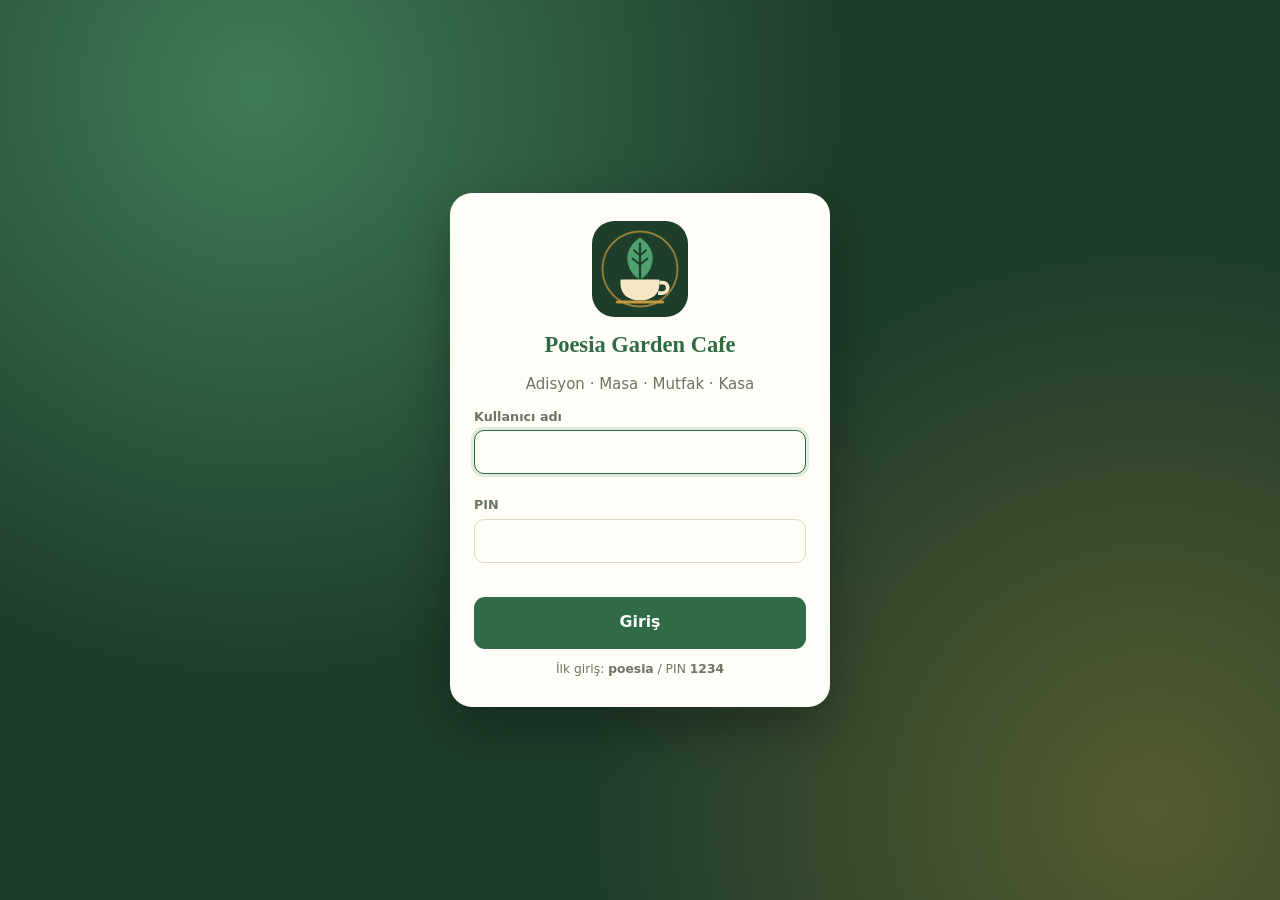
<file: index.html>
<!doctype html>
<html lang="tr">
<head>
  <meta charset="utf-8" />
  <meta name="viewport" content="width=device-width,initial-scale=1,viewport-fit=cover" />
  <meta name="theme-color" content="#1f3d2b" />
  <meta name="mobile-web-app-capable" content="yes" />
  <meta name="description" content="Poesia Garden Cafe — masa ve adisyon, mutfak & bar ekranı, paket servis, rezervasyon, kasa ve raporlar" />
  <title>Poesia Garden Cafe</title>
  <link rel="manifest" href="manifest.webmanifest" />
  <link rel="icon" type="image/svg+xml" href="icons/logo.svg" />
  <link rel="apple-touch-icon" href="icons/icon-192.png" />
  <link rel="stylesheet" href="styles.css?v=100" />
</head>
<body>
  <div id="login" class="login" hidden>
    <form id="loginForm" class="login-card" autocomplete="on">
      <img src="icons/logo.svg" width="96" height="96" alt="" />
      <h1 id="loginTitle">Poesia Garden Cafe</h1>
      <p class="muted">Adisyon · Masa · Mutfak · Kasa</p>
      <label class="field"><span>Kullanıcı adı</span><input id="loginUser" autocomplete="username" autocapitalize="none" required /></label>
      <label class="field"><span>PIN</span><input id="loginPin" type="password" inputmode="numeric" autocomplete="current-password" required /></label>
      <p id="loginErr" class="danger-text"></p>
      <button class="btn primary wide big">Giriş</button>
      <small id="loginHint" class="muted">İlk giriş: <b>poesia</b> / PIN <b>1234</b></small>
    </form>
  </div>

  <div id="app" class="app" hidden>
    <aside class="side">
      <div class="brand">
        <img src="icons/logo.svg" width="40" height="40" alt="" />
        <div><strong id="brandName">Poesia Garden Cafe</strong><span>Adisyon & Kasa</span></div>
      </div>
      <nav id="nav"></nav>
      <div class="side-foot">
        <div class="user-chip"><span id="userInitials">P</span><div><b id="userName"></b><small id="userRole"></small></div></div>
        <div class="row-gap"><button id="themeBtn" class="btn ghost sm" type="button">🌙 Tema</button><button id="logoutBtn" class="btn ghost sm" type="button">🔒 Çıkış</button></div>
      </div>
    </aside>
    <div class="nav-backdrop" data-go-close onclick="document.body.classList.remove('nav-open')"></div>
    <main>
      <header class="top">
        <button class="menu-btn" id="menuBtn" type="button" aria-label="Menü">☰</button>
        <div><h2 id="pageTitle"></h2><small id="clock"></small></div>
      </header>
      <section id="view"></section>
    </main>
  </div>

  <dialog id="modal"></dialog>
  <div id="toast" role="status" aria-live="polite"></div>
  <div id="printArea" class="print-area"></div>
  <script src="app.js?v=100"></script>
</body>
</html>
</file>
<file: styles.css>
/* Poesia Garden Cafe — bahçe yeşili, krem ve altın */
:root{
  --bg:#f5f1e6;--surface:#fffdf7;--surface2:#efe9d9;--line:#e0d8c3;--text:#1e2a20;--muted:#6b7565;
  --primary:#2f6b45;--primary-ink:#fff;--primary-soft:#dcebdc;--accent:#c39a3c;--accent-soft:#f5e8c4;
  --success:#2e8b57;--warn:#d98a1f;--warn-soft:#fbead0;--danger:#c0392b;--danger-soft:#f8dcd8;
  --info:#3b6fa8;--info-soft:#dbe7f5;--side:#1f3d2b;--side-ink:#e8efe3;
  --radius:14px;--shadow:0 1px 2px rgba(30,42,32,.06),0 4px 14px rgba(30,42,32,.06);
  color-scheme:light;
}
:root[data-theme="dark"]{
  --bg:#121814;--surface:#1a221c;--surface2:#232d25;--line:#2f3b31;--text:#e9efe6;--muted:#9aa696;
  --primary:#4fa06c;--primary-soft:#22382a;--accent:#d8b45a;--accent-soft:#3a3220;
  --warn-soft:#3d2e17;--danger-soft:#3d1f1b;--info-soft:#1d2b3d;--side:#0e1510;--side-ink:#dfe8da;
  --shadow:0 1px 2px rgba(0,0,0,.3);color-scheme:dark;
}
*{box-sizing:border-box}
html,body{margin:0;background:var(--bg);color:var(--text);font:15px/1.45 system-ui,-apple-system,"Segoe UI",Roboto,sans-serif;-webkit-tap-highlight-color:transparent}
button,input,select,textarea{font:inherit;color:inherit}
[hidden],.hidden{display:none!important}
small{font-size:.82em}
a{color:var(--primary)}
code{background:var(--surface2);padding:1px 5px;border-radius:5px;font-size:.9em}
.muted{color:var(--muted)}.danger-text{color:var(--danger)!important}.pos{color:var(--success)}.neg{color:var(--danger)}

/* Butonlar */
.btn{display:inline-flex;align-items:center;justify-content:center;gap:6px;min-height:42px;padding:8px 14px;border-radius:11px;border:1px solid transparent;background:var(--surface2);cursor:pointer;font-weight:600;text-decoration:none;color:var(--text);transition:filter .15s,transform .05s;white-space:nowrap}
.btn:active{transform:scale(.98)}.btn:disabled{opacity:.45;cursor:not-allowed}
.btn.primary{background:var(--primary);color:var(--primary-ink)}
.btn.success{background:var(--success);color:#fff}
.btn.danger{background:var(--danger);color:#fff}
.btn.ghost{background:transparent;border-color:var(--line)}
.btn.ghost:hover{background:var(--surface2)}
.btn.sm{min-height:34px;padding:5px 10px;font-size:.9em}
.btn.xs{min-height:28px;padding:3px 9px;font-size:.82em;border-radius:8px}
.btn.big{min-height:52px;font-size:1.05em}
.btn.wide{width:100%}
.icon-btn{border:0;background:transparent;font-size:20px;cursor:pointer;padding:4px 8px;border-radius:8px;color:var(--muted)}
.row-gap{display:flex;gap:8px;flex-wrap:wrap;align-items:center}

/* Giriş */
.login{min-height:100vh;display:grid;place-items:center;padding:16px;background:radial-gradient(circle at 20% 10%,#3f7d55 0,transparent 45%),radial-gradient(circle at 90% 90%,#c39a3c55 0,transparent 40%),var(--side)}
.login-card{width:min(380px,100%);background:var(--surface);border-radius:22px;padding:28px 24px;display:grid;gap:12px;text-align:center;box-shadow:0 20px 50px rgba(0,0,0,.3)}
.login-card img{margin:0 auto}.login-card h1{margin:0;font-size:1.5em;font-family:Georgia,"Times New Roman",serif;color:var(--primary)}
.login-card p{margin:0}.login-card .field{text-align:left}

/* Yerleşim */
.app{display:grid;grid-template-columns:240px 1fr;min-height:100vh}
.side{background:var(--side);color:var(--side-ink);display:flex;flex-direction:column;position:sticky;top:0;height:100vh;padding:14px 10px;gap:12px}
.brand{display:flex;gap:10px;align-items:center;padding:4px 8px}
.brand strong{display:block;font-family:Georgia,serif;font-size:1.05em;line-height:1.15}.brand span{font-size:.78em;opacity:.7}
#nav{display:flex;flex-direction:column;gap:3px;overflow:auto;flex:1}
.nav-btn{display:flex;align-items:center;gap:10px;border:0;background:transparent;color:inherit;padding:11px 12px;border-radius:11px;cursor:pointer;text-align:left;position:relative;font-weight:500}
.nav-btn:hover{background:rgba(255,255,255,.07)}.nav-btn.active{background:rgba(255,255,255,.14);font-weight:700}
.nav-btn.active::before{content:"";position:absolute;left:0;top:10px;bottom:10px;width:3px;border-radius:3px;background:var(--accent)}
.nav-ico{font-size:1.15em;width:24px;text-align:center}
.nav-badge{margin-left:auto;background:var(--accent);color:#1e2a20;font-style:normal;font-size:.75em;font-weight:800;padding:1px 7px;border-radius:99px}
.side-foot{display:grid;gap:8px;border-top:1px solid rgba(255,255,255,.1);padding-top:10px}
.side-foot .btn.ghost{color:var(--side-ink);border-color:rgba(255,255,255,.18)}.side-foot .btn.ghost:hover{background:rgba(255,255,255,.08)}
.user-chip{display:flex;gap:10px;align-items:center}
.user-chip>span{width:36px;height:36px;border-radius:50%;background:var(--accent);color:#1e2a20;display:grid;place-items:center;font-weight:800;font-size:.85em}
.user-chip b{display:block;font-size:.92em}.user-chip small{opacity:.7}
main{min-width:0;padding:0 20px 40px}
.top{display:flex;align-items:center;gap:12px;padding:16px 0 12px;position:sticky;top:0;background:var(--bg);z-index:5}
.top h2{margin:0;font-size:1.35em}.top small{color:var(--muted)}
.menu-btn{display:none;border:1px solid var(--line);background:var(--surface);border-radius:10px;width:42px;height:42px;font-size:20px;cursor:pointer}
.nav-backdrop{display:none}

/* Ortak parçalar */
.toolbar{display:flex;justify-content:space-between;align-items:center;gap:10px;flex-wrap:wrap;margin-bottom:12px}
.chips{display:flex;gap:6px;flex-wrap:wrap}.chips.scroll{flex-wrap:nowrap;overflow-x:auto;scrollbar-width:none;padding-bottom:2px}.chips.scroll::-webkit-scrollbar{display:none}
.chip{border:1px solid var(--line);background:var(--surface);padding:7px 13px;border-radius:99px;cursor:pointer;white-space:nowrap;font-weight:500;min-height:36px}
.chip.active{background:var(--primary);border-color:var(--primary);color:#fff}
.chip small{opacity:.7;margin-left:3px}
.stats{display:flex;gap:14px;color:var(--muted);flex-wrap:wrap;align-items:center}.stats b{color:var(--text)}
.empty{padding:28px;text-align:center;color:var(--muted);border:1px dashed var(--line);border-radius:var(--radius);grid-column:1/-1}
.empty.big{font-size:1.2em;padding:60px}
.panel{background:var(--surface);border:1px solid var(--line);border-radius:var(--radius);padding:14px 16px;margin-bottom:14px;box-shadow:var(--shadow)}
.panel h3{margin:0 0 10px;font-size:1.02em;display:flex;align-items:center;gap:8px}
.two-col{display:grid;grid-template-columns:repeat(auto-fit,minmax(320px,1fr));gap:14px}.two-col .panel{margin:0}
.two-col+.panel{margin-top:14px}
.kpi-grid{display:grid;grid-template-columns:repeat(auto-fit,minmax(160px,1fr));gap:10px;margin-bottom:14px}
.kpi{background:var(--surface);border:1px solid var(--line);border-radius:var(--radius);padding:12px 14px;display:grid;gap:2px;box-shadow:var(--shadow)}
.kpi span{color:var(--muted);font-size:.86em}.kpi strong{font-size:1.35em}.kpi small{color:var(--muted)}
.kpi.accent{background:var(--primary);color:#fff;border-color:var(--primary)}.kpi.accent span,.kpi.accent small{color:#ffffffcc}
.kpi.warn{border-color:var(--warn);background:var(--warn-soft)}
.seg{display:flex;background:var(--surface2);border-radius:12px;padding:3px;gap:3px;margin-bottom:12px;overflow-x:auto}
.seg button{flex:1;border:0;background:transparent;padding:9px 12px;border-radius:9px;cursor:pointer;font-weight:600;white-space:nowrap;min-height:40px}
.seg button.active{background:var(--surface);box-shadow:var(--shadow);color:var(--primary)}
.pill{display:inline-block;padding:1px 9px;border-radius:99px;background:var(--surface2);font-size:.8em;font-weight:600}
.pill.s-seated{background:var(--primary-soft);color:var(--primary)}.pill.s-cancelled,.pill.s-noshow{background:var(--danger-soft);color:var(--danger)}.pill.s-waiting{background:var(--info-soft);color:var(--info)}
.pill-btn{border:1px solid var(--line);background:var(--surface2);border-radius:99px;padding:3px 10px;font-size:.8em;cursor:pointer;font-weight:600}
.pill-btn.on{background:var(--primary-soft);color:var(--primary);border-color:transparent}.pill-btn.warn{background:var(--danger-soft);color:var(--danger);border-color:transparent}
.list{list-style:none;margin:0;padding:0;display:grid}.list li{display:flex;align-items:center;gap:10px;padding:8px 0;border-bottom:1px solid var(--line)}.list li:last-child{border:0}
.list li>span{flex:1;min-width:0}.list li small{display:block;color:var(--muted)}
.alert{background:var(--warn-soft);border-radius:10px;padding:9px 12px;margin:0 0 10px}
.date-in{border:1px solid var(--line);background:var(--surface);border-radius:10px;padding:7px 10px;min-height:38px}

/* Form */
.field{display:grid;gap:4px;margin-bottom:10px}.field>span{font-size:.85em;color:var(--muted);font-weight:600}
.field input,.field select,.field textarea,.search{width:100%;border:1px solid var(--line);background:var(--surface);border-radius:10px;padding:10px 12px;min-height:44px;outline:none}
.field input:focus,.field select:focus,.field textarea:focus,.search:focus{border-color:var(--primary);box-shadow:0 0 0 3px var(--primary-soft)}
.grid2{display:grid;grid-template-columns:1fr 1fr;gap:0 12px}.span2{grid-column:1/-1}
.check{display:flex;gap:10px;align-items:center;padding:6px 0;cursor:pointer}.check input{width:20px;height:20px;accent-color:var(--primary)}
.settings-form footer{display:flex;justify-content:flex-end;margin-top:8px}
.settings-tabs{max-width:640px}

/* Masalar */
.area-title{margin:18px 0 8px;font-size:.95em;color:var(--muted);text-transform:uppercase;letter-spacing:.06em}
.table-grid{display:grid;grid-template-columns:repeat(auto-fill,minmax(140px,1fr));gap:10px}
.table-card{min-height:112px;border-radius:16px;border:2px solid var(--line);background:var(--surface);cursor:pointer;display:flex;flex-direction:column;align-items:flex-start;justify-content:space-between;padding:12px;text-align:left;gap:2px;box-shadow:var(--shadow);transition:transform .08s}
.table-card:active{transform:scale(.97)}
.t-name{font-size:1.45em;font-weight:800;font-family:Georgia,serif}
.table-card small{color:var(--muted)}.table-card strong{font-size:1.1em}
.table-card.busy{border-color:var(--primary);background:var(--primary-soft)}
.table-card.bill{border-color:var(--warn);background:var(--warn-soft)}
.table-card.reserved{border-color:var(--info);border-style:dashed;background:var(--info-soft)}
.flags{display:flex;flex-wrap:wrap;gap:4px}
.flag{font-style:normal;font-size:.72em;font-weight:700;padding:2px 7px;border-radius:99px;background:var(--surface)}
.flag.ready{background:var(--success);color:#fff;animation:pulse 1.6s infinite}.flag.warn{background:var(--danger-soft);color:var(--danger)}.flag.bill{background:var(--warn);color:#fff}
@keyframes pulse{50%{opacity:.6}}
.legend{display:flex;gap:6px 14px;flex-wrap:wrap;align-items:center;margin-top:18px;color:var(--muted);font-size:.85em}
.lg{display:inline-block;width:14px;height:14px;border-radius:4px;border:2px solid var(--line);margin-right:-8px}
.lg.busy{border-color:var(--primary);background:var(--primary-soft)}.lg.bill{border-color:var(--warn);background:var(--warn-soft)}.lg.reserved{border-color:var(--info);border-style:dashed}
.ready-bar{display:flex;flex-wrap:wrap;gap:8px;align-items:center;background:var(--primary-soft);border:1px solid var(--primary);border-radius:var(--radius);padding:10px 12px;margin-bottom:12px}
.ready-item{display:inline-flex;gap:8px;align-items:center;background:var(--surface);border-radius:99px;padding:3px 4px 3px 12px;font-size:.9em}

/* Paket */
.card-grid{display:grid;grid-template-columns:repeat(auto-fill,minmax(250px,1fr));gap:10px}
.order-card{text-align:left;border:1px solid var(--line);background:var(--surface);border-radius:var(--radius);padding:12px 14px;cursor:pointer;display:grid;gap:4px;box-shadow:var(--shadow)}
.order-card header,.order-card footer{display:flex;justify-content:space-between;align-items:center}.order-card small{color:var(--muted)}.order-card p{margin:4px 0}

/* Adisyon */
.order-head{display:flex;align-items:center;gap:12px;margin-bottom:12px}
.oh-title{flex:1;min-width:0}.oh-title h3{margin:0;font-size:1.3em;font-family:Georgia,serif}.oh-title small{display:block;color:var(--muted)}
.order-tabs{display:none}
.order-layout{display:grid;grid-template-columns:minmax(0,1fr) 380px;gap:16px;align-items:start}
.menu-pane{display:grid;gap:10px;min-width:0}
.prod-grid{display:grid;grid-template-columns:repeat(auto-fill,minmax(140px,1fr));gap:8px}
.prod{position:relative;min-height:82px;border:1px solid var(--line);background:var(--surface);border-radius:13px;padding:10px;text-align:left;cursor:pointer;display:flex;flex-direction:column;justify-content:space-between;gap:4px;box-shadow:var(--shadow)}
.prod:active{transform:scale(.97);background:var(--primary-soft)}
.prod b{font-weight:600;line-height:1.25}.prod span{color:var(--primary);font-weight:700}
.prod.sold{opacity:.5}.prod.sold span{color:var(--danger)}
.prod-count{position:absolute;top:-6px;right:-6px;background:var(--accent);color:#1e2a20;font-style:normal;font-weight:800;font-size:.8em;min-width:24px;height:24px;border-radius:12px;display:grid;place-items:center;padding:0 6px}
.bill-pane{background:var(--surface);border:1px solid var(--line);border-radius:var(--radius);box-shadow:var(--shadow);position:sticky;top:76px;display:flex;flex-direction:column;max-height:calc(100vh - 92px)}
.bill-items{overflow:auto;padding:6px 10px;flex:1;min-height:80px}
.bill-items .empty{margin:10px 0}
.bill-row{display:flex;align-items:center;gap:8px;padding:9px 4px;border-bottom:1px solid var(--line);cursor:pointer}
.bill-row:last-child{border:0}
.br-main{flex:1;min-width:0}.br-main b{display:block;font-weight:600}.br-main small{display:block;color:var(--muted)}
.br-main .note{color:var(--accent)}
.br-price{font-weight:700;white-space:nowrap}
.bill-row.st-new .st{color:var(--danger);font-weight:700}.bill-row.st-ready .st{color:var(--success);font-weight:700}.bill-row.st-sent .st{color:var(--warn)}
.bill-row.comp .br-price s{color:var(--muted)}.bill-row.voided{opacity:.5}.bill-row.voided b{text-decoration:line-through}
.stepper{display:inline-flex;align-items:center;gap:2px;background:var(--surface2);border-radius:10px;padding:2px}
.stepper button{width:32px;height:32px;border:0;border-radius:8px;background:var(--surface);font-size:18px;font-weight:700;cursor:pointer}
.stepper b{min-width:26px;text-align:center}
.stepper.big button{width:42px;height:42px}
.bill-totals{border-top:1px solid var(--line);padding:10px 14px;display:grid;gap:3px}
.bill-totals>div{display:flex;justify-content:space-between;color:var(--muted)}
.bill-totals .grand{color:var(--text);font-size:1.25em;font-weight:800}.bill-totals .rem{color:var(--primary)}
.bill-actions{display:grid;grid-template-columns:1fr 1fr;gap:6px;padding:0 10px 10px}
.bill-actions .wide{grid-column:1/-1}

/* Ödeme */
.pay-summary{display:grid;grid-template-columns:repeat(3,1fr);gap:8px;margin-bottom:12px}
.pay-summary div{background:var(--surface2);border-radius:12px;padding:8px 10px;display:grid}.pay-summary span{font-size:.8em;color:var(--muted)}.pay-summary b{font-size:1.15em}
.pay-summary .rem{background:var(--primary);color:#fff}.pay-summary .rem span{color:#ffffffcc}
.pay-items{display:grid;gap:4px;max-height:240px;overflow:auto;margin-bottom:10px}
.pay-item{display:flex;align-items:center;gap:8px;padding:6px 8px;background:var(--surface2);border-radius:10px}.pay-item>span{flex:1}.pay-item small{display:block;color:var(--muted)}
.split-row{display:flex;align-items:center;gap:12px;flex-wrap:wrap;margin-bottom:10px}
.methods button{font-size:.92em}
.change{font-size:1.1em;margin:4px 0 8px;min-height:1.4em}
.num-pad{display:grid;grid-template-columns:repeat(4,1fr);gap:8px}
.pick-grid{display:grid;grid-template-columns:repeat(auto-fill,minmax(110px,1fr));gap:8px}
.pick-grid .btn{flex-direction:column;min-height:64px;gap:0}.pick-grid small{color:var(--muted);font-weight:400}
.note-chips .chip{min-height:32px;padding:4px 10px;font-size:.88em}

/* Mutfak */
.kds-grid{display:grid;grid-template-columns:repeat(auto-fill,minmax(250px,1fr));gap:12px;align-items:start}
.kds-card{background:var(--surface);border:2px solid var(--line);border-top:6px solid var(--primary);border-radius:var(--radius);padding:12px;display:grid;gap:8px;box-shadow:var(--shadow)}
.kds-card.warn{border-top-color:var(--warn)}.kds-card.late{border-top-color:var(--danger);background:var(--danger-soft)}.kds-card.done{opacity:.7;border-top-color:var(--success)}
.kds-card header{display:flex;justify-content:space-between;font-size:1.1em}.kds-card small{color:var(--muted);margin-top:-6px}
.kds-card ul{list-style:none;margin:0;padding:0;display:grid;gap:4px}
.kds-card li button{width:100%;text-align:left;border:1px solid var(--line);background:var(--surface2);border-radius:10px;padding:9px 10px;cursor:pointer;font-size:1.02em}
.kds-card li.ready button{background:var(--primary-soft);text-decoration:line-through;color:var(--muted)}
.kds-card li em{font-style:normal;font-size:.75em;color:var(--muted);margin-left:4px}
.kds-card .note{display:block;color:var(--danger);font-weight:700;font-size:.9em}
.so-list{display:grid;grid-template-columns:repeat(auto-fill,minmax(200px,1fr));gap:6px;max-height:50vh;overflow:auto;margin-top:8px}
.so-item{display:flex;gap:8px;align-items:center;padding:8px 10px;background:var(--surface2);border-radius:10px;cursor:pointer}.so-item.on{background:var(--danger-soft);color:var(--danger);font-weight:600}

/* Rezervasyon */
.res-list{display:grid;gap:8px}
.res-card{display:flex;gap:14px;align-items:center;background:var(--surface);border:1px solid var(--line);border-left:5px solid var(--info);border-radius:var(--radius);padding:10px 14px;box-shadow:var(--shadow);flex-wrap:wrap}
.res-card.s-seated{border-left-color:var(--success)}.res-card.s-cancelled,.res-card.s-noshow{opacity:.55;border-left-color:var(--danger)}
.res-time{font-size:1.4em;font-weight:800;font-family:Georgia,serif;min-width:64px}
.res-info{flex:1;min-width:200px}.res-info small{display:block;color:var(--muted)}
.res-actions{display:flex;gap:6px;flex-wrap:wrap}

/* Tablo ve grafikler */
.table-wrap{overflow-x:auto;background:var(--surface);border:1px solid var(--line);border-radius:var(--radius)}
.panel .table-wrap{border:0;background:transparent}
table.data{width:100%;border-collapse:collapse}
.data th,.data td{padding:9px 12px;border-bottom:1px solid var(--line);text-align:left;vertical-align:middle}
.data th{font-size:.8em;color:var(--muted);text-transform:uppercase;letter-spacing:.04em}
.data td small{display:block;color:var(--muted)}.data .num{text-align:right;white-space:nowrap}
.data tr.inactive td{opacity:.5}.data.compact td,.data.compact th{padding:6px 8px}
.qr-box{display:flex;justify-content:space-between;gap:12px;align-items:center;flex-wrap:wrap;background:var(--accent-soft);border-radius:var(--radius);padding:12px 14px;margin-bottom:12px}
.qr-box small{display:block;color:var(--muted)}
.bars{display:grid;gap:7px}
.bar-row{display:grid;grid-template-columns:110px 1fr auto;gap:10px;align-items:center}
.bar-row small{grid-column:2/-1;color:var(--muted);margin-top:-6px}
.bl{white-space:nowrap;overflow:hidden;text-overflow:ellipsis;font-size:.9em}
.bt{background:var(--surface2);border-radius:6px;height:14px;overflow:hidden}.bt div{height:100%;background:var(--primary);border-radius:6px}
.z-grid{display:grid;grid-template-columns:1fr auto;gap:5px 16px;background:var(--surface2);padding:12px;border-radius:12px;margin-bottom:12px}

/* Modal */
dialog{border:0;padding:0;background:transparent;max-width:min(520px,calc(100vw - 20px));width:100%;color:var(--text)}
dialog.wide{max-width:min(760px,calc(100vw - 20px))}
dialog::backdrop{background:rgba(15,25,18,.55)}
.modal-card{background:var(--surface);border-radius:18px;display:flex;flex-direction:column;max-height:calc(100vh - 30px);box-shadow:0 20px 60px rgba(0,0,0,.3)}
.modal-card header{display:flex;justify-content:space-between;align-items:center;padding:14px 16px 6px}.modal-card h3{margin:0;font-size:1.15em}
.modal-body{padding:6px 16px;overflow:auto}
.modal-card footer{display:flex;justify-content:flex-end;gap:8px;padding:12px 16px;border-top:1px solid var(--line);flex-wrap:wrap}
.ask{font-size:1.05em;margin:6px 0 10px}

#toast{position:fixed;left:50%;bottom:24px;transform:translateX(-50%) translateY(120px);background:var(--side);color:#fff;padding:11px 18px;border-radius:12px;box-shadow:0 10px 30px rgba(0,0,0,.3);transition:transform .25s;z-index:100;max-width:calc(100vw - 32px);text-align:center}
#toast.show{transform:translateX(-50%) translateY(0)}

/* Telefon ve tablet */
@media (max-width:900px){
  .app{grid-template-columns:1fr}
  .side{position:fixed;left:0;top:0;bottom:0;width:260px;z-index:50;transform:translateX(-100%);transition:transform .2s}
  body.nav-open .side{transform:none}
  body.nav-open .nav-backdrop{display:block;position:fixed;inset:0;background:rgba(0,0,0,.4);z-index:40}
  .menu-btn{display:block}
  main{padding:0 12px 30px}
  .top{padding:10px 0}
  .order-tabs{display:flex;position:sticky;top:62px;z-index:4}
  .order-layout{grid-template-columns:1fr}
  .order-layout.show-menu .bill-pane,.order-layout.show-bill .menu-pane{display:none}
  .bill-pane{position:static;max-height:none}
  .order-head .btn.ghost{padding:8px 10px}
}
@media (max-width:560px){
  .table-grid{grid-template-columns:repeat(auto-fill,minmax(100px,1fr));gap:8px}
  .table-card{min-height:96px;padding:9px}.t-name{font-size:1.2em}
  .prod-grid{grid-template-columns:repeat(2,1fr)}
  .grid2{grid-template-columns:1fr}
  .kpi-grid{grid-template-columns:1fr 1fr}
  .two-col{grid-template-columns:1fr}
  .bar-row{grid-template-columns:80px 1fr auto}
  .num-pad{grid-template-columns:repeat(3,1fr)}
  .pay-summary b{font-size:1em}
  .toolbar>.btn.primary{flex:1}
  dialog{max-width:100vw}
  .modal-card{border-radius:18px 18px 0 0;max-height:92vh}
  dialog[open]{margin:auto 0 0}
}

/* Yazdırma: yalnızca #printArea basılır */
.print-area{display:none}
.receipt{font-family:"Courier New",ui-monospace,monospace;color:#000;font-size:12px;line-height:1.35}
.r-company{text-align:center;display:grid;gap:1px}.r-company b{font-size:15px}
.r-sep{border-top:1px dashed #000;margin:6px 0}.r-line{display:flex;justify-content:space-between;gap:8px}.r-muted{color:#444}.r-total{font-size:14px;margin-top:3px}
.r-title{text-align:center;font-weight:800;margin-bottom:4px}.r-foot{text-align:center;margin:6px 0 0;font-size:11px}
.ticket{font-size:15px}.ticket .t-item{margin:5px 0}.ticket .t-item b{font-size:17px}
.page-break{page-break-after:always;break-after:page}
.menu-print{font-family:Georgia,serif;color:#000}.menu-print h1{text-align:center;font-size:30px;margin:0 0 16px}
.menu-print h2{font-size:18px;border-bottom:1px solid #000;padding-bottom:3px;margin:16px 0 6px}
.mp-row{display:flex;align-items:baseline;gap:6px;margin:4px 0}.mp-row small{display:block;font-size:11px;color:#444}.mp-dots{flex:1;border-bottom:1px dotted #999}
.mp-foot{text-align:center;margin-top:20px}
@media print{
  html,body{background:#fff!important}
  body>*:not(#printArea){display:none!important}
  #printArea{display:block!important;color:#000}
  .print-80{width:72mm}.print-58{width:48mm}.print-a4{width:100%}
}
</file>
